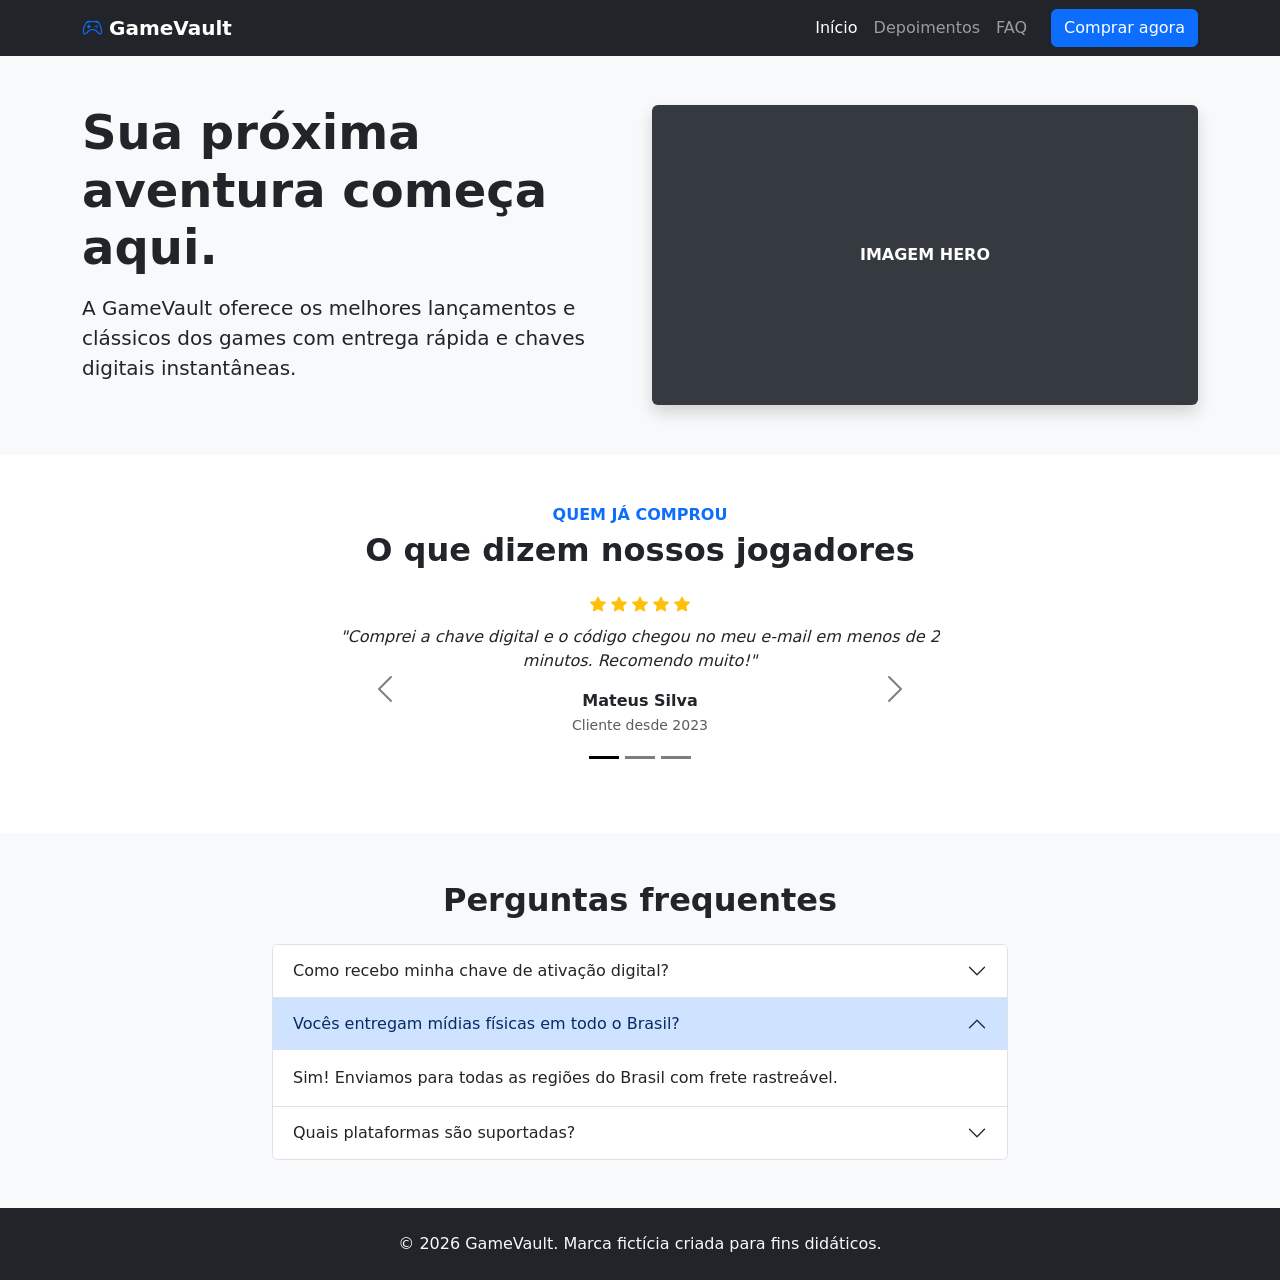
<file: Bootstrap/index.html>
<!DOCTYPE html>
<html lang="pt-BR">
<head>
  <meta charset="UTF-8">
  <meta name="viewport" content="width=device-width, initial-scale=1.0">
  <title>GameVault - Loja de Jogos</title>
  <link href="https://cdn.jsdelivr.net/npm/bootstrap@5.3.3/dist/css/bootstrap.min.css" rel="stylesheet">
  <link rel="stylesheet" href="https://cdn.jsdelivr.net/npm/bootstrap-icons@1.11.3/font/bootstrap-icons.min.css">
  <style>
    .hero-box {
      background-color: #343a40;
      height: 300px;
      display: flex;
      align-items: center;
      justify-content: center;
      color: white;
      font-weight: bold;
    }
  </style>
</head>
<body>

  <nav class="navbar navbar-expand-lg navbar-dark bg-dark">
    <div class="container">
      <a class="navbar-brand fw-bold" href="#">
        <i class="bi bi-controller text-primary"></i> GameVault
      </a>
      <button class="navbar-toggler" type="button" data-bs-toggle="collapse" data-bs-target="#menu">
        <span class="navbar-toggler-icon"></span>
      </button>

      <div class="collapse navbar-collapse justify-content-end" id="menu">
        <ul class="navbar-nav me-3">
          <li class="nav-item">
            <a class="nav-link active" href="#inicio">Início</a>
          </li>
          <li class="nav-item">
            <a class="nav-link" href="#depoimentos">Depoimentos</a>
          </li>
          <li class="nav-item">
            <a class="nav-link" href="#faq">FAQ</a>
          </li>
        </ul>
        <button type="button" class="btn btn-primary" data-bs-toggle="modal" data-bs-target="#modalCompra">
          Comprar agora
        </button>
      </div>
    </div>
  </nav>

  <section id="inicio" class="py-5 bg-light">
    <div class="container">
      <div class="row align-items-center">
        <div class="col-md-6">
          <h1 class="display-5 fw-bold mb-3">
            Sua próxima aventura começa aqui.
          </h1>
          <p class="lead mb-4">
            A GameVault oferece os melhores lançamentos e clássicos dos games com entrega rápida e chaves digitais instantâneas.
          </p>
        </div>
        <div class="col-md-6">
          <div class="hero-box rounded shadow">
            IMAGEM HERO
          </div>
        </div>
      </div>
    </div>
  </section>

  <section id="depoimentos" class="py-5">
    <div class="container text-center">
      <p class="text-primary fw-bold mb-1">QUEM JÁ COMPROU</p>
      <h2 class="fw-bold mb-4">O que dizem nossos jogadores</h2>

      <div id="carouselDepoimentos" class="carousel carousel-dark slide mx-auto" style="max-width: 600px;" data-bs-ride="carousel">
        <div class="carousel-indicators">
          <button type="button" data-bs-target="#carouselDepoimentos" data-bs-slide-to="0" class="active"></button>
          <button type="button" data-bs-target="#carouselDepoimentos" data-bs-slide-to="1"></button>
          <button type="button" data-bs-target="#carouselDepoimentos" data-bs-slide-to="2"></button>
        </div>

        <div class="carousel-inner pb-5">
          <div class="carousel-item active">
            <div class="text-warning mb-2">
              <i class="bi bi-star-fill"></i>
              <i class="bi bi-star-fill"></i>
              <i class="bi bi-star-fill"></i>
              <i class="bi bi-star-fill"></i>
              <i class="bi bi-star-fill"></i>
            </div>
            <p class="fst-italic mb-3">
              "Comprei a chave digital e o código chegou no meu e-mail em menos de 2 minutos. Recomendo muito!"
            </p>
            <div>
              <strong>Mateus Silva</strong><br>
              <small class="text-muted">Cliente desde 2023</small>
            </div>
          </div>

          <div class="carousel-item">
            <div class="text-warning mb-2">
              <i class="bi bi-star-fill"></i>
              <i class="bi bi-star-fill"></i>
              <i class="bi bi-star-fill"></i>
              <i class="bi bi-star-fill"></i>
              <i class="bi bi-star-fill"></i>
            </div>
            <p class="fst-italic mb-3">
              "Preços imbatíveis nas promoções de férias. Consegui completar minha coleção do console!"
            </p>
            <div>
              <strong>Beatriz Costa</strong><br>
              <small class="text-muted">Cliente desde 2024</small>
            </div>
          </div>

          <div class="carousel-item">
            <div class="text-warning mb-2">
              <i class="bi bi-star-fill"></i>
              <i class="bi bi-star-fill"></i>
              <i class="bi bi-star-fill"></i>
              <i class="bi bi-star-fill"></i>
              <i class="bi bi-star-fill"></i>
            </div>
            <p class="fst-italic mb-3">
              "O suporte ao cliente é excelente e tirou todas as minhas dúvidas sobre o envio da mídia física."
            </p>
            <div>
              <strong>Rafael Mendes</strong><br>
              <small class="text-muted">Cliente desde 2022</small>
            </div>
          </div>
        </div>

        <button class="carousel-control-prev" type="button" data-bs-target="#carouselDepoimentos" data-bs-slide="prev">
          <span class="carousel-control-prev-icon"></span>
        </button>
        <button class="carousel-control-next" type="button" data-bs-target="#carouselDepoimentos" data-bs-slide-to="next">
          <span class="carousel-control-next-icon"></span>
        </button>
      </div>
    </div>
  </section>

  <section id="faq" class="py-5 bg-light">
    <div class="container">
      <h2 class="fw-bold text-center mb-4">Perguntas frequentes</h2>

      <div class="row justify-content-center">
        <div class="col-md-8">
          <div class="accordion" id="accordionFaq">
            <div class="accordion-item">
              <h2 class="accordion-header">
                <button class="accordion-button collapsed" type="button" data-bs-toggle="collapse" data-bs-target="#collapseOne">
                  Como recebo minha chave de ativação digital?
                </button>
              </h2>
              <div id="collapseOne" class="accordion-collapse collapse" data-bs-parent="#accordionFaq">
                <div class="accordion-body">
                  Assim que o pagamento for confirmado, a chave do jogo é enviada diretamente para o seu e-mail.
                </div>
              </div>
            </div>

            <div class="accordion-item">
              <h2 class="accordion-header">
                <button class="accordion-button" type="button" data-bs-toggle="collapse" data-bs-target="#collapseTwo">
                  Vocês entregam mídias físicas em todo o Brasil?
                </button>
              </h2>
              <div id="collapseTwo" class="accordion-collapse collapse show" data-bs-parent="#accordionFaq">
                <div class="accordion-body">
                  Sim! Enviamos para todas as regiões do Brasil com frete rastreável.
                </div>
              </div>
            </div>

            <div class="accordion-item">
              <h2 class="accordion-header">
                <button class="accordion-button collapsed" type="button" data-bs-toggle="collapse" data-bs-target="#collapseThree">
                  Quais plataformas são suportadas?
                </button>
              </h2>
              <div id="collapseThree" class="accordion-collapse collapse" data-bs-parent="#accordionFaq">
                <div class="accordion-body">
                  Oferecemos jogos e gift cards para PC, PlayStation, Xbox e Nintendo Switch.
                </div>
              </div>
            </div>
          </div>
        </div>
      </div>
    </div>
  </section>

  <footer class="bg-dark text-light py-4 text-center">
    <div class="container">
      <p class="mb-0">© 2026 GameVault. Marca fictícia criada para fins didáticos.</p>
    </div>
  </footer>

  <div class="modal fade" id="modalCompra" tabindex="-1">
    <div class="modal-dialog">
      <div class="modal-content">
        <div class="modal-header">
          <h5 class="modal-title">Faça seu pedido:</h5>
          <button type="button" class="btn-close" data-bs-dismiss="modal"></button>
        </div>
        <div class="modal-body">
          <form>
            <div class="form-check mb-2">
              <input class="form-check-input" type="checkbox" id="opcao1">
              <label class="form-check-label" for="opcao1">Passe VIP Mensal</label>
            </div>
            <div class="form-check mb-2">
              <input class="form-check-input" type="checkbox" id="opcao2">
              <label class="form-check-label" for="opcao2">1 Jogo Digital (Lançamento)</label>
            </div>
            <div class="form-check mb-2">
              <input class="form-check-input" type="checkbox" id="opcao3">
              <label class="form-check-label" for="opcao3">Combo Mídia Física + Brinde</label>
            </div>
          </form>
        </div>
        <div class="modal-footer">
          <button type="button" class="btn btn-primary">Ir para o carrinho</button>
        </div>
      </div>
    </div>
  </div>

  <script src="https://cdn.jsdelivr.net/npm/bootstrap@5.3.3/dist/js/bootstrap.bundle.min.js"></script>
</body>
</html>
</file>
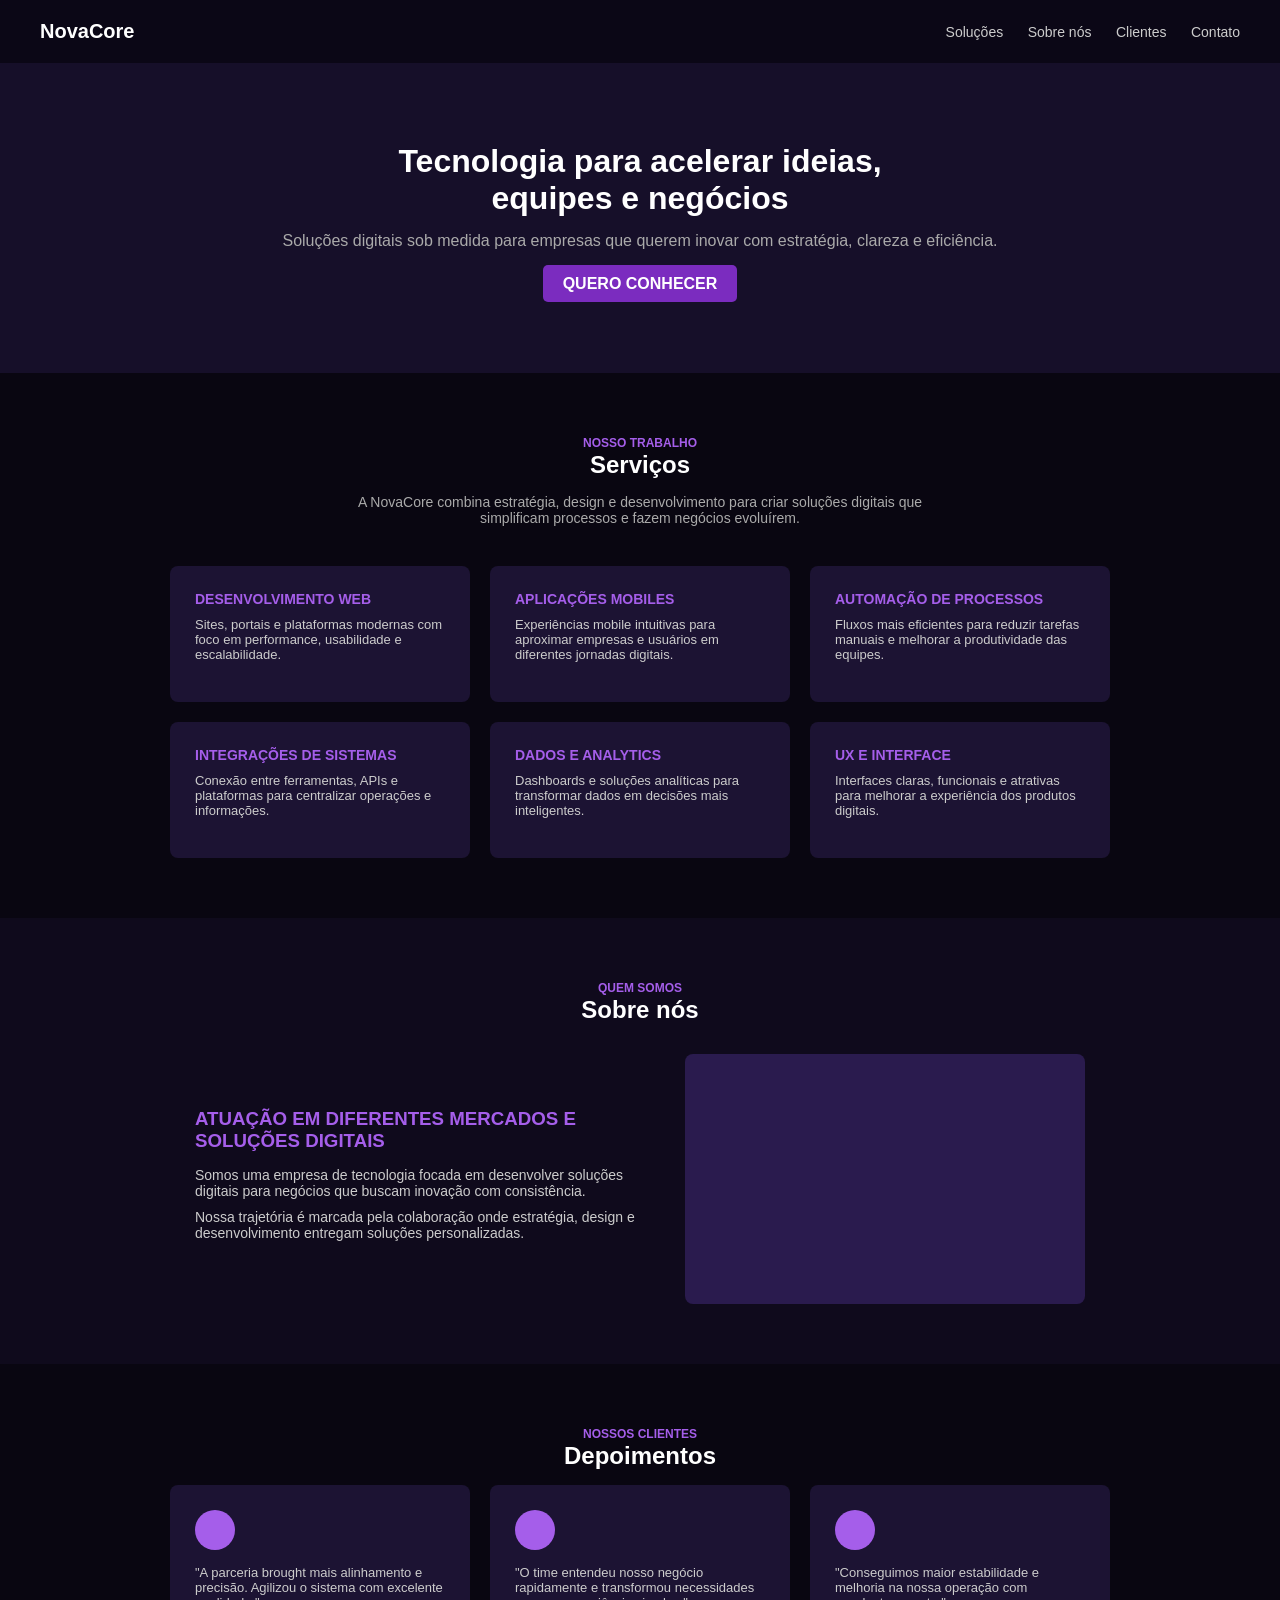
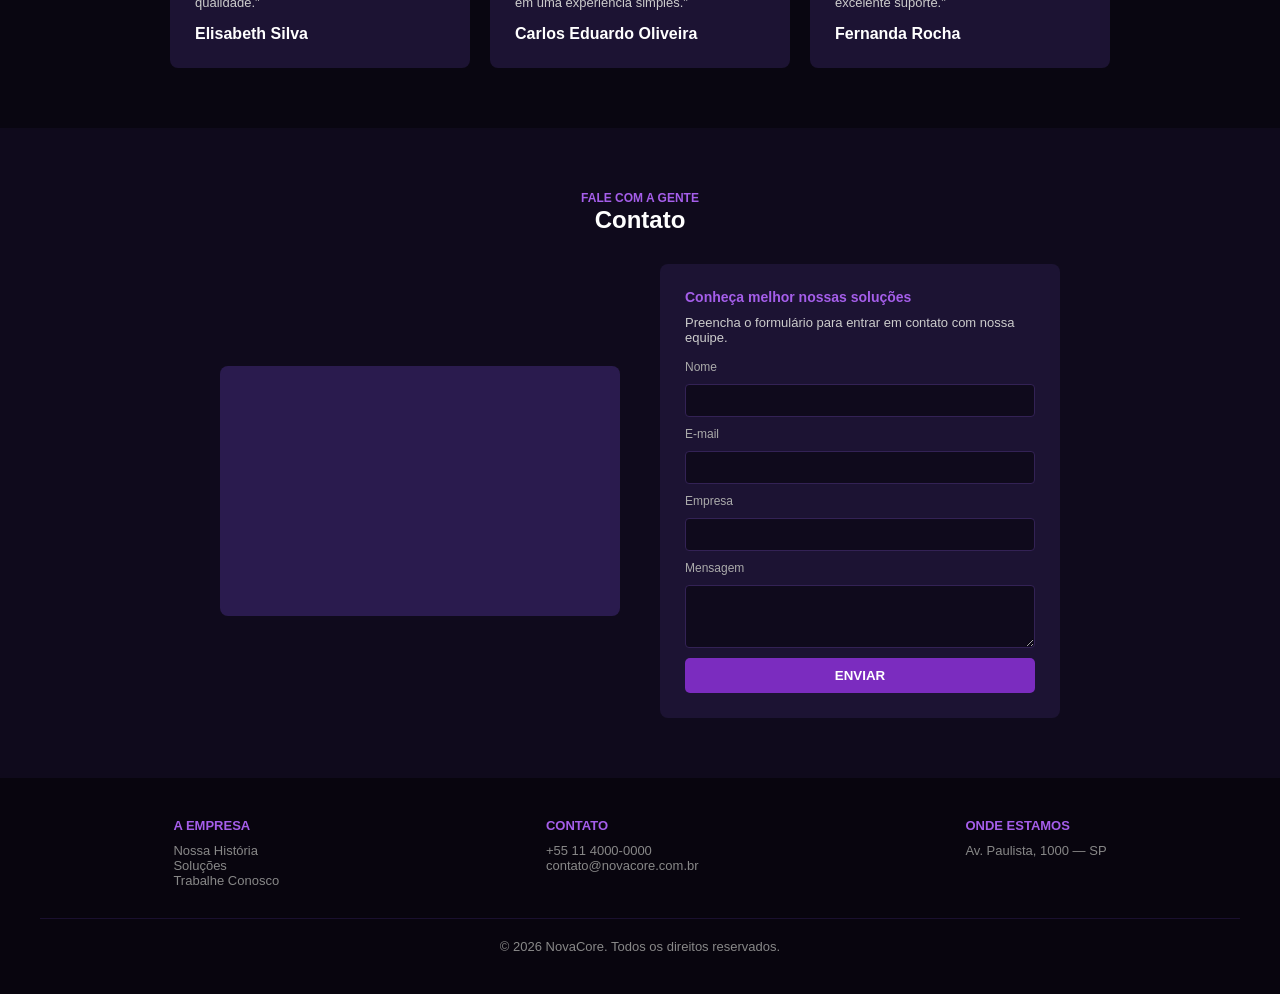
<file: Revisão/index.html>
<!DOCTYPE html>
<html lang="pt-BR">
<head>
  <meta charset="UTF-8">
  <meta name="viewport" content="width=device-width, initial-scale=1.0">
  <title>NovaCore</title>
  <link rel="stylesheet" href="style.css">
</head>
<body>

  <header class="navbar">
    <div class="logo">NovaCore</div>
    <nav class="menu">
      <a href="#servicos">Soluções</a>
      <a href="#sobre">Sobre nós</a>
      <a href="#depoimentos">Clientes</a>
      <a href="#contato">Contato</a>
    </nav>
  </header>

  <section class="hero">
    <h1>Tecnologia para acelerar ideias,<br>equipes e negócios</h1>
    <p>Soluções digitais sob medida para empresas que querem inovar com estratégia, clareza e eficiência.</p>
    <a href="#contato" class="btn">QUERO CONHECER</a>
  </section>

  <section id="servicos" class="secao secao-escura">
    <span class="subtitulo">NOSSO TRABALHO</span>
    <h2>Serviços</h2>
    <p class="descricao-secao">A NovaCore combina estratégia, design e desenvolvimento para criar soluções digitais que simplificam processos e fazem negócios evoluírem.</p>

    <div class="grid-cards">
      <div class="card">
        <h3>DESENVOLVIMENTO WEB</h3>
        <p>Sites, portais e plataformas modernas com foco em performance, usabilidade e escalabilidade.</p>
      </div>
      <div class="card">
        <h3>APLICAÇÕES MOBILES</h3>
        <p>Experiências mobile intuitivas para aproximar empresas e usuários em diferentes jornadas digitais.</p>
      </div>
      <div class="card">
        <h3>AUTOMAÇÃO DE PROCESSOS</h3>
        <p>Fluxos mais eficientes para reduzir tarefas manuais e melhorar a produtividade das equipes.</p>
      </div>
      <div class="card">
        <h3>INTEGRAÇÕES DE SISTEMAS</h3>
        <p>Conexão entre ferramentas, APIs e plataformas para centralizar operações e informações.</p>
      </div>
      <div class="card">
        <h3>DADOS E ANALYTICS</h3>
        <p>Dashboards e soluções analíticas para transformar dados em decisões mais inteligentes.</p>
      </div>
      <div class="card">
        <h3>UX E INTERFACE</h3>
        <p>Interfaces claras, funcionais e atrativas para melhorar a experiência dos produtos digitais.</p>
      </div>
    </div>
  </section>

  <section id="sobre" class="secao">
    <span class="subtitulo">QUEM SOMOS</span>
    <h2>Sobre nós</h2>

    <div class="conteudo-flex">
      <div class="texto-sobre">
        <h3>ATUAÇÃO EM DIFERENTES MERCADOS E SOLUÇÕES DIGITAIS</h3>
        <p>Somos uma empresa de tecnologia focada em desenvolver soluções digitais para negócios que buscam inovação com consistência.</p>
        <p>Nossa trajetória é marcada pela colaboração onde estratégia, design e desenvolvimento entregam soluções personalizadas.</p>
      </div>
      <div class="caixa-roxa"></div>
    </div>
  </section>

  <section id="depoimentos" class="secao secao-escura">
    <span class="subtitulo">NOSSOS CLIENTES</span>
    <h2>Depoimentos</h2>

    <div class="grid-cards">
      <div class="card">
        <div class="foto-perfil"></div>
        <p>"A parceria brought mais alinhamento e precisão. Agilizou o sistema com excelente qualidade."</p>
        <strong>Elisabeth Silva</strong>
      </div>
      <div class="card">
        <div class="foto-perfil"></div>
        <p>"O time entendeu nosso negócio rapidamente e transformou necessidades em uma experiência simples."</p>
        <strong>Carlos Eduardo Oliveira</strong>
      </div>
      <div class="card">
        <div class="foto-perfil"></div>
        <p>"Conseguimos maior estabilidade e melhoria na nossa operação com excelente suporte."</p>
        <strong>Fernanda Rocha</strong>
      </div>
    </div>
  </section>

  <section id="contato" class="secao">
    <span class="subtitulo">FALE COM A GENTE</span>
    <h2>Contato</h2>

    <div class="conteudo-flex">
      <div class="caixa-roxa"></div>

      <div class="card formulario-card">
        <h3>Conheça melhor nossas soluções</h3>
        <p>Preencha o formulário para entrar em contato com nossa equipe.</p>

        <form>
          <label>Nome</label>
          <input type="text">

          <label>E-mail</label>
          <input type="email">

          <label>Empresa</label>
          <input type="text">

          <label>Mensagem</label>
          <textarea rows="3"></textarea>

          <button type="button" class="btn">ENVIAR</button>
        </form>
      </div>
    </div>
  </section>

  <footer>
    <div class="rodape-colunas">
      <div>
        <h4>A EMPRESA</h4>
        <p>Nossa História</p>
        <p>Soluções</p>
        <p>Trabalhe Conosco</p>
      </div>
      <div>
        <h4>CONTATO</h4>
        <p>+55 11 4000-0000</p>
        <p>contato@novacore.com.br</p>
      </div>
      <div>
        <h4>ONDE ESTAMOS</h4>
        <p>Av. Paulista, 1000 — SP</p>
      </div>
    </div>
    <p class="copyright">© 2026 NovaCore. Todos os direitos reservados.</p>
  </footer>

</body>
</html>
</file>
<file: Revisão/style.css>
* {
  margin: 0;
  padding: 0;
  box-sizing: border-box;
  font-family: sans-serif;
}

body {
  background-color: #0f0a1c;
  color: #ffffff;
}

.navbar {
  display: flex;
  justify-content: space-between;
  align-items: center;
  padding: 20px 40px;
  background-color: #0b0716;
}

.logo {
  font-size: 20px;
  font-weight: bold;
}

.menu a {
  color: #cccccc;
  text-decoration: none;
  margin-left: 20px;
  font-size: 14px;
  transition: color 0.2s ease;
}

.menu a:hover {
  color: #a55eea;
}

.hero {
  text-align: center;
  padding: 80px 20px;
  background-color: #160f29;
}

.hero h1 {
  font-size: 32px;
  margin-bottom: 15px;
}

.hero p {
  color: #aaaaaa;
  margin-bottom: 25px;
}

.btn {
  background-color: #7b2cbf;
  color: white;
  padding: 10px 20px;
  text-decoration: none;
  border-radius: 5px;
  border: none;
  font-weight: bold;
  cursor: pointer;
  transition: background-color 0.2s ease;
}

.btn:hover {
  background-color: #9d4edd;
}

.secao {
  padding: 60px 40px;
  text-align: center;
}

.secao-escura {
  background-color: #090611;
}

.subtitulo {
  color: #a55eea;
  font-size: 12px;
  font-weight: bold;
}

.secao h2 {
  margin-bottom: 15px;
}

.descricao-secao {
  color: #aaaaaa;
  max-width: 600px;
  margin: 0 auto 40px auto;
  font-size: 14px;
}

.grid-cards {
  display: flex;
  flex-wrap: wrap;
  justify-content: center;
  gap: 20px;
  max-width: 1000px;
  margin: 0 auto;
}

.card {
  background-color: #1c1333;
  padding: 25px;
  border-radius: 8px;
  width: 300px;
  text-align: left;
}

.card h3 {
  font-size: 14px;
  color: #a55eea;
  margin-bottom: 10px;
}

.card p {
  color: #cccccc;
  font-size: 13px;
  margin-bottom: 15px;
}

.conteudo-flex {
  display: flex;
  justify-content: center;
  align-items: center;
  gap: 40px;
  margin-top: 30px;
  flex-wrap: wrap;
}

.texto-sobre {
  max-width: 450px;
  text-align: left;
}

.texto-sobre h3 {
  color: #a55eea;
  margin-bottom: 15px;
}

.texto-sobre p {
  color: #cccccc;
  margin-bottom: 10px;
  font-size: 14px;
}

.caixa-roxa {
  width: 400px;
  height: 250px;
  background-color: #2a1b4e;
  border-radius: 8px;
}

.foto-perfil {
  width: 40px;
  height: 40px;
  background-color: #a55eea;
  border-radius: 50%;
  margin-bottom: 15px;
}

.formulario-card {
  width: 400px;
}

form {
  display: flex;
  flex-direction: column;
  gap: 10px;
  margin-top: 15px;
}

label {
  font-size: 12px;
  color: #aaaaaa;
}

input, textarea {
  background-color: #0f0a1c;
  border: 1px solid #332255;
  padding: 8px;
  border-radius: 4px;
  color: white;
}

footer {
  background-color: #08050e;
  padding: 40px;
  font-size: 13px;
  color: #888888;
}

.rodape-colunas {
  display: flex;
  justify-content: space-around;
  margin-bottom: 30px;
}

.rodape-colunas h4 {
  color: #a55eea;
  margin-bottom: 10px;
}

.copyright {
  text-align: center;
  border-top: 1px solid #1a102f;
  padding-top: 20px;
}
</file>
